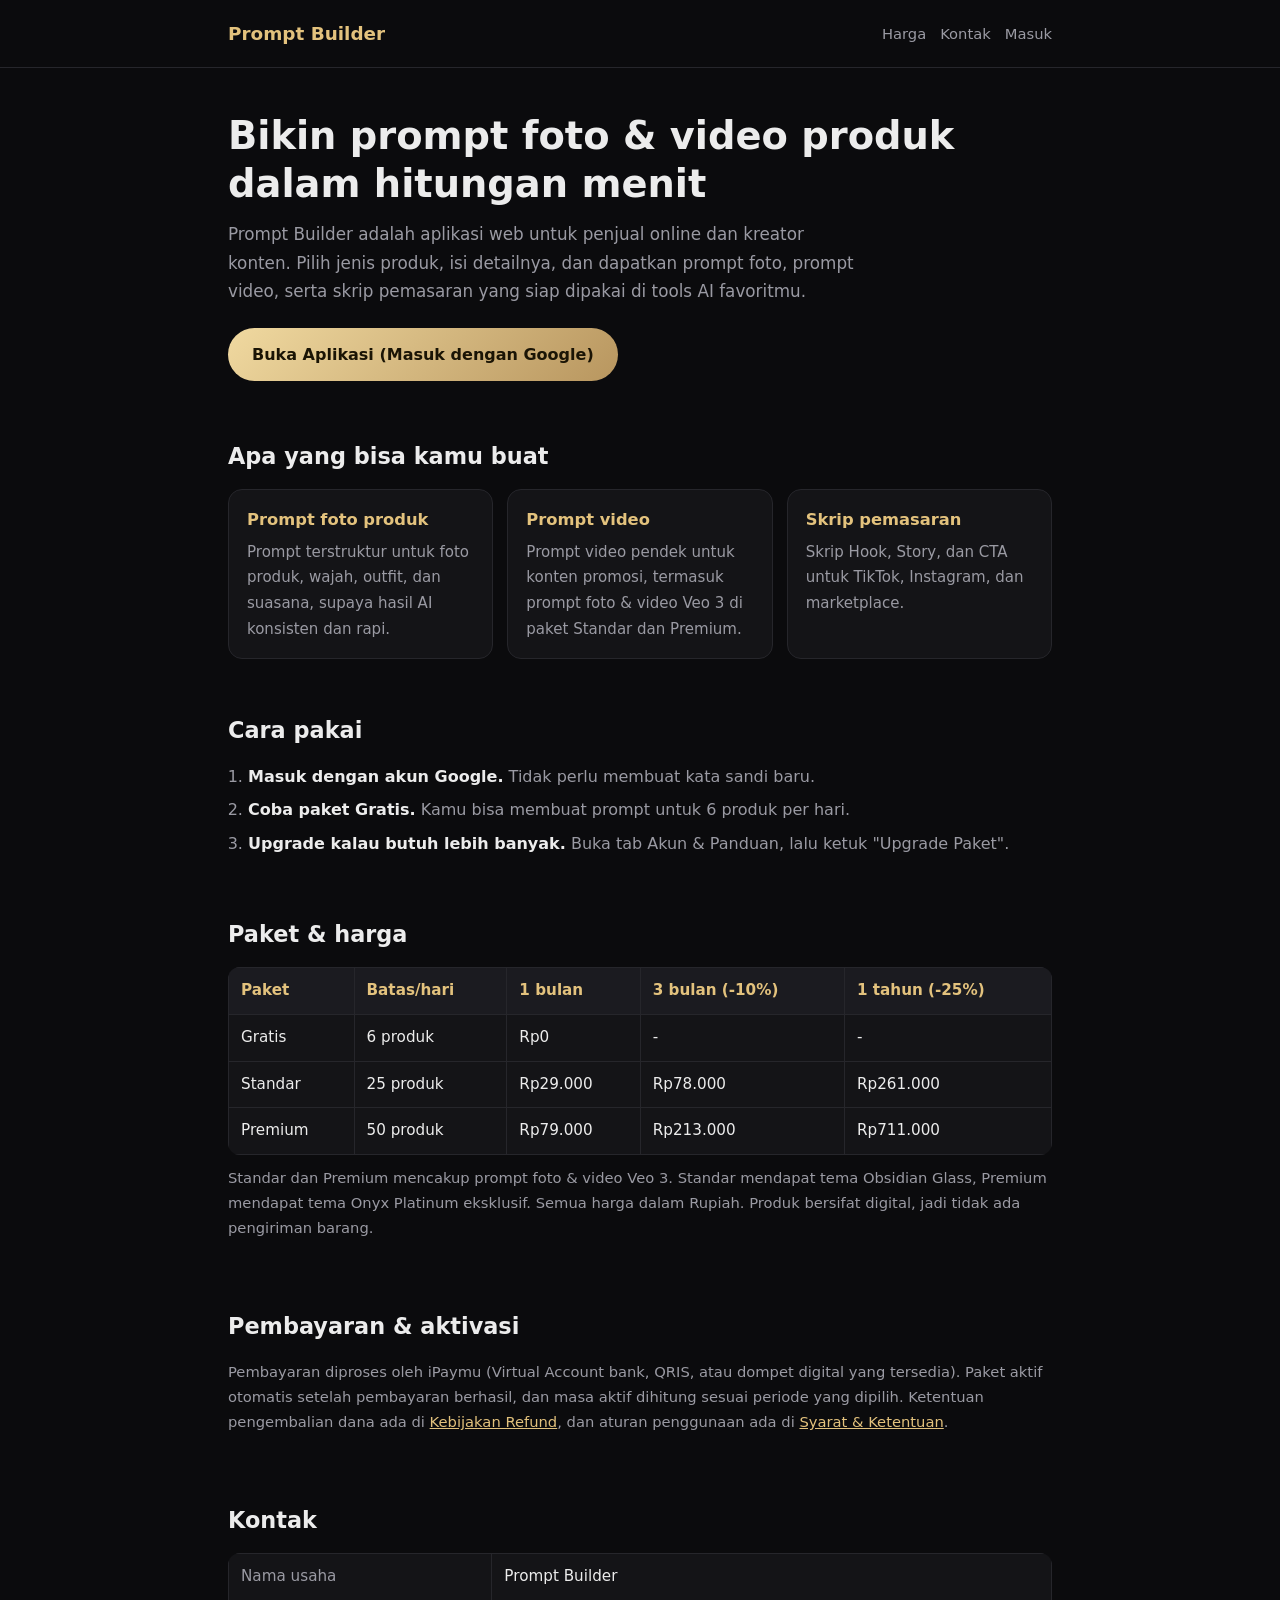
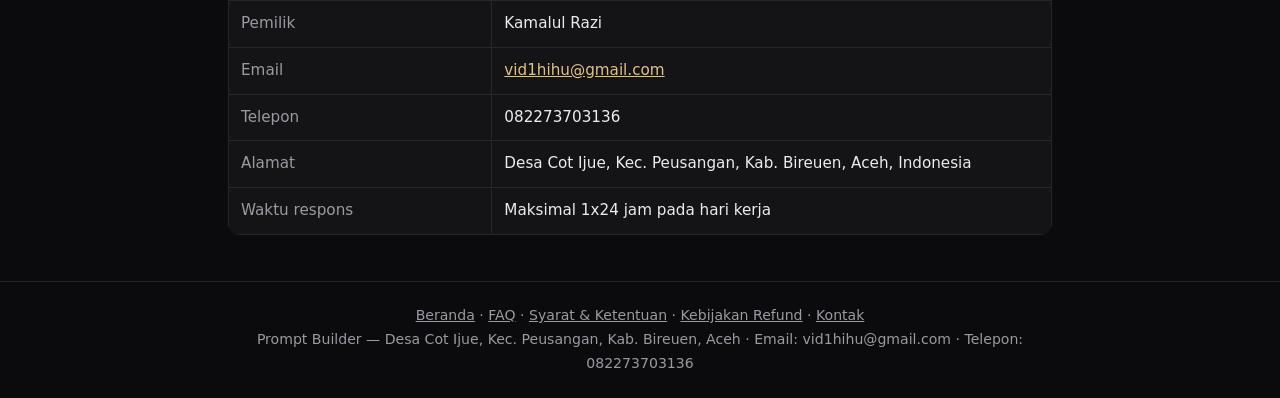
<file: beranda.html>
<!DOCTYPE html>
<html lang="id"><head><meta charset="utf-8">
<meta name="viewport" content="width=device-width, initial-scale=1">
<title>Prompt Builder — Pembuat Prompt Foto & Video Produk Berbasis AI</title>
<meta name="description" content="Prompt Builder membantu penjual online dan kreator konten membuat prompt foto/video produk dan skrip pemasaran (hook, cerita, ajakan bertindak). Paket Gratis, Standar, dan Premium.">
<style>
:root{--bg:#0b0b0d;--card:#141417;--line:#26262b;--text:#ececec;--muted:#9a9aa3;--gold:#e3c27d;--gold2:#b8965f}
*{box-sizing:border-box}
body{margin:0;background:var(--bg);color:var(--text);font-family:system-ui,-apple-system,"Segoe UI",Roboto,sans-serif;line-height:1.7}
a{color:var(--gold)}
.wrap{max-width:860px;margin:0 auto;padding:0 18px}
header{padding:18px 0;border-bottom:1px solid var(--line)}
header .wrap{display:flex;justify-content:space-between;align-items:center;gap:12px}
.brand{font-weight:700;font-size:1.15rem;color:var(--gold);text-decoration:none}
nav a{margin-left:14px;font-size:.92rem;color:var(--muted);text-decoration:none}
.hero{padding:44px 0 30px}
.hero h1{font-size:clamp(1.6rem,5vw,2.4rem);line-height:1.25;margin:0 0 12px}
.hero p{color:var(--muted);font-size:1.05rem;margin:0 0 22px;max-width:640px}
.btn{display:inline-block;background:linear-gradient(135deg,#f0d9a0,#b8965f);color:#1a1405;font-weight:700;padding:13px 24px;border-radius:999px;text-decoration:none}
h2{font-size:1.4rem;margin:0 0 14px}
section{padding:26px 0}
.grid{display:grid;grid-template-columns:repeat(auto-fit,minmax(230px,1fr));gap:14px}
.card{background:var(--card);border:1px solid var(--line);border-radius:14px;padding:16px 18px}
.card h3{margin:0 0 6px;font-size:1.02rem;color:var(--gold)}
.card p{margin:0;color:var(--muted);font-size:.94rem}
ol.steps{padding-left:20px;margin:0;color:var(--muted)} ol.steps li{margin:6px 0} ol.steps b{color:var(--text)}
.tbl{overflow-x:auto}
table{border-collapse:collapse;width:100%;background:var(--card);border-radius:12px;overflow:hidden}
th,td{border:1px solid var(--line);padding:10px 12px;text-align:left;font-size:.95rem;}
@media(max-width:560px){th,td{padding:8px 5px;font-size:.76rem}.price td{white-space:nowrap}}
th{background:#1b1b20;color:var(--gold)}
.note{color:var(--muted);font-size:.92rem;margin-top:10px}
.contact td:first-child{width:32%;color:var(--muted)}
footer{border-top:1px solid var(--line);margin-top:20px;padding:22px 0;text-align:center;font-size:.88rem;color:var(--muted)}
footer a{color:var(--muted)}
</style></head><body>
<header><div class="wrap">
  <a class="brand" href="beranda.html">Prompt Builder</a>
  <nav><a href="#harga">Harga</a><a href="#kontak">Kontak</a><a href="index.html">Masuk</a></nav>
</div></header>

<main class="wrap">
  <div class="hero">
    <h1>Bikin prompt foto & video produk dalam hitungan menit</h1>
    <p>Prompt Builder adalah aplikasi web untuk penjual online dan kreator konten. Pilih jenis produk, isi detailnya, dan dapatkan prompt foto, prompt video, serta skrip pemasaran yang siap dipakai di tools AI favoritmu.</p>
    <a class="btn" href="index.html">Buka Aplikasi (Masuk dengan Google)</a>
  </div>

  <section>
    <h2>Apa yang bisa kamu buat</h2>
    <div class="grid">
      <div class="card"><h3>Prompt foto produk</h3><p>Prompt terstruktur untuk foto produk, wajah, outfit, dan suasana, supaya hasil AI konsisten dan rapi.</p></div>
      <div class="card"><h3>Prompt video</h3><p>Prompt video pendek untuk konten promosi, termasuk prompt foto &amp; video Veo 3 di paket Standar dan Premium.</p></div>
      <div class="card"><h3>Skrip pemasaran</h3><p>Skrip Hook, Story, dan CTA untuk TikTok, Instagram, dan marketplace.</p></div>
    </div>
  </section>

  <section>
    <h2>Cara pakai</h2>
    <ol class="steps">
      <li><b>Masuk dengan akun Google.</b> Tidak perlu membuat kata sandi baru.</li>
      <li><b>Coba paket Gratis.</b> Kamu bisa membuat prompt untuk 6 produk per hari.</li>
      <li><b>Upgrade kalau butuh lebih banyak.</b> Buka tab Akun &amp; Panduan, lalu ketuk "Upgrade Paket".</li>
    </ol>
  </section>

  <section id="harga">
    <h2>Paket &amp; harga</h2>
    <div class="tbl"><table class="price">
      <tr><th>Paket</th><th>Batas/hari</th><th>1 bulan</th><th>3 bulan (-10%)</th><th>1 tahun (-25%)</th></tr>
      <tr><td>Gratis</td><td>6 produk</td><td>Rp0</td><td>-</td><td>-</td></tr>
      <tr><td>Standar</td><td>25 produk</td><td>Rp29.000</td><td>Rp78.000</td><td>Rp261.000</td></tr>
      <tr><td>Premium</td><td>50 produk</td><td>Rp79.000</td><td>Rp213.000</td><td>Rp711.000</td></tr>
    </table></div>
    <p class="note">Standar dan Premium mencakup prompt foto &amp; video Veo 3. Standar mendapat tema Obsidian Glass, Premium mendapat tema Onyx Platinum eksklusif. Semua harga dalam Rupiah. Produk bersifat digital, jadi tidak ada pengiriman barang.</p>
  </section>

  <section>
    <h2>Pembayaran &amp; aktivasi</h2>
    <p class="note" style="margin-top:0">Pembayaran diproses oleh iPaymu (Virtual Account bank, QRIS, atau dompet digital yang tersedia). Paket aktif otomatis setelah pembayaran berhasil, dan masa aktif dihitung sesuai periode yang dipilih. Ketentuan pengembalian dana ada di <a href="refund-policy.html">Kebijakan Refund</a>, dan aturan penggunaan ada di <a href="syarat-ketentuan.html">Syarat &amp; Ketentuan</a>.</p>
  </section>

  <section id="kontak">
    <h2>Kontak</h2>
    <div class="tbl"><table class="contact">
      <tr><td>Nama usaha</td><td>Prompt Builder</td></tr>
      <tr><td>Pemilik</td><td>Kamalul Razi</td></tr>
      <tr><td>Email</td><td><a href="mailto:vid1hihu@gmail.com">vid1hihu@gmail.com</a></td></tr>
      <tr><td>Telepon</td><td>082273703136</td></tr>
      <tr><td>Alamat</td><td>Desa Cot Ijue, Kec. Peusangan, Kab. Bireuen, Aceh, Indonesia</td></tr>
      <tr><td>Waktu respons</td><td>Maksimal 1x24 jam pada hari kerja</td></tr>
    </table></div>
  </section>
</main>

<footer><div class="wrap">
  <a href="beranda.html">Beranda</a> · <a href="faq.html">FAQ</a> · <a href="syarat-ketentuan.html">Syarat &amp; Ketentuan</a> · <a href="refund-policy.html">Kebijakan Refund</a> · <a href="kontak.html">Kontak</a><br>
  Prompt Builder — Desa Cot Ijue, Kec. Peusangan, Kab. Bireuen, Aceh · Email: vid1hihu@gmail.com · Telepon: 082273703136
</div></footer>
</body></html>
</file>
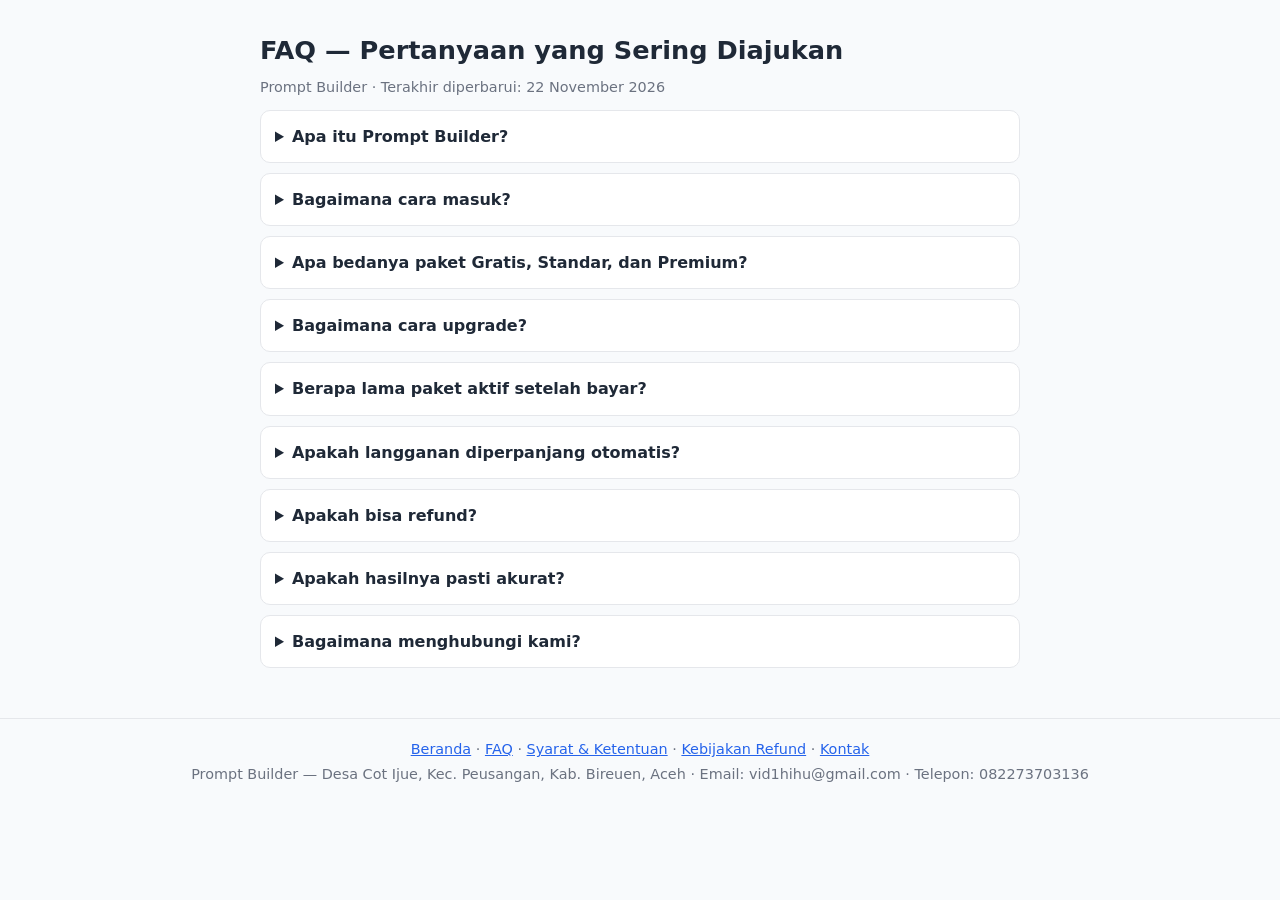
<file: faq.html>
<!DOCTYPE html>
<html lang="id"><head><meta charset="utf-8">
<meta name="viewport" content="width=device-width, initial-scale=1">
<title>FAQ — Pertanyaan yang Sering Diajukan — Prompt Builder</title>
<style>
body{font-family:system-ui,-apple-system,Segoe UI,Roboto,sans-serif;line-height:1.7;color:#1f2937;background:#f8fafc;margin:0}
main{max-width:760px;margin:0 auto;padding:24px 18px 40px}
h1{font-size:1.6rem;margin:.2em 0 .1em} h2{font-size:1.1rem;margin:1.6em 0 .4em}
.muted{color:#6b7280;font-size:.9rem} a{color:#2563eb}
details{background:#fff;border:1px solid #e5e7eb;border-radius:10px;padding:12px 14px;margin:10px 0}
summary{font-weight:600;cursor:pointer}
table{border-collapse:collapse;width:100%;background:#fff} td,th{border:1px solid #e5e7eb;padding:8px 10px;text-align:left}
footer{border-top:1px solid #e5e7eb;padding:18px;text-align:center;font-size:.9rem;color:#6b7280}
</style></head><body><main>
<h1>FAQ — Pertanyaan yang Sering Diajukan</h1><div class="muted">Prompt Builder · Terakhir diperbarui: 22 November 2026</div>
<details><summary>Apa itu Prompt Builder?</summary><p>Aplikasi web untuk membuat prompt foto/video produk dan skrip pemasaran (hook, cerita, ajakan bertindak) untuk jualan online dan konten.</p></details><details><summary>Bagaimana cara masuk?</summary><p>Klik tombol masuk dengan Google di halaman awal. Tidak perlu membuat kata sandi baru.</p></details><details><summary>Apa bedanya paket Gratis, Standar, dan Premium?</summary><p>Perbedaannya di batas penggunaan per hari: Gratis 6 produk, Standar 25 produk (Rp29.000/bulan), Premium 50 produk (Rp79.000/bulan). Ada pilihan 3 bulan (diskon 10%) dan 1 tahun (diskon 25%). Detail ada di halaman Upgrade di aplikasi.</p></details><details><summary>Bagaimana cara upgrade?</summary><p>Buka menu Upgrade, pilih paket, lalu selesaikan pembayaran lewat Google Play.</p></details><details><summary>Berapa lama paket aktif setelah bayar?</summary><p>Biasanya langsung aktif setelah pembayaran terkonfirmasi. Jika lebih dari 1x24 jam belum aktif, hubungi kami.</p></details><details><summary>Apakah langganan diperpanjang otomatis?</summary><p>Perpanjangan dan pembatalan mengikuti pengaturan langganan di akun Google Play kamu (Play Store &gt; Pembayaran dan langganan).</p></details><details><summary>Apakah bisa refund?</summary><p>Bisa untuk kondisi tertentu, misalnya pembayaran ganda atau paket tidak aktif setelah bayar. Lihat Kebijakan Refund. Pembelian lewat Google Play juga mengikuti kebijakan pengembalian dana Google Play.</p></details><details><summary>Apakah hasilnya pasti akurat?</summary><p>Hasil dibuat dengan bantuan AI, jadi bersifat saran. Selalu periksa kembali sebelum dipakai.</p></details><details><summary>Bagaimana menghubungi kami?</summary><p>Email vid1hihu@gmail.com. Lihat halaman Kontak.</p></details>
</main>
<footer><a href="https://kamalulrazi.github.io/aplikasi-prompt-builder/">Beranda</a> · <a href="faq.html">FAQ</a> · <a href="syarat-ketentuan.html">Syarat &amp; Ketentuan</a> · <a href="refund-policy.html">Kebijakan Refund</a> · <a href="kontak.html">Kontak</a><br>Prompt Builder — Desa Cot Ijue, Kec. Peusangan, Kab. Bireuen, Aceh · Email: vid1hihu@gmail.com · Telepon: 082273703136</footer>
</body></html>
</file>
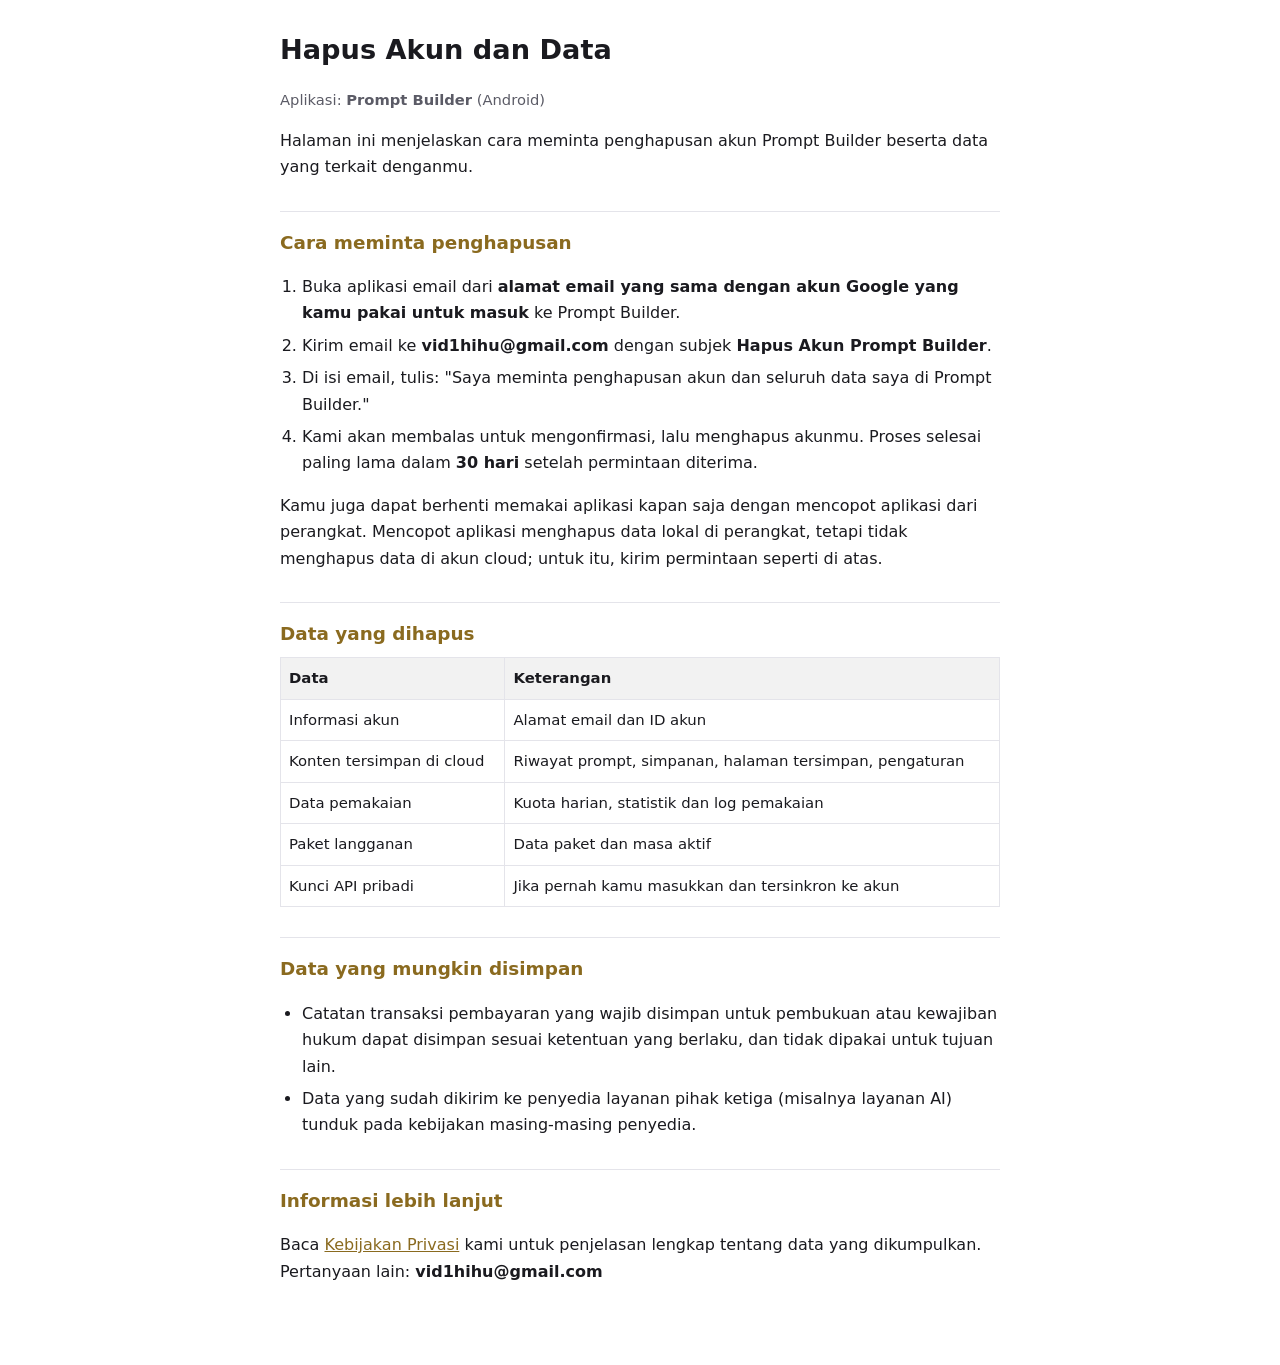
<file: hapus-akun.html>
<!doctype html>
<html lang="id">
<head>
<meta charset="utf-8">
<meta name="viewport" content="width=device-width, initial-scale=1">
<title>Hapus Akun – Prompt Builder</title>
<style>
  :root{--bg:#fff;--fg:#1a1a1f;--muted:#5b5b66;--line:#e4e4ea;--accent:#8a6a1f}
  @media (prefers-color-scheme:dark){:root{--bg:#0f0f12;--fg:#ececf1;--muted:#a0a0ac;--line:#2a2a31;--accent:#d9b45a}}
  body{margin:0;background:var(--bg);color:var(--fg);font:16px/1.65 system-ui,-apple-system,"Segoe UI",Roboto,sans-serif}
  main{max-width:720px;margin:0 auto;padding:28px 16px 64px}
  h1{font-size:1.7rem;margin:0 0 4px}
  h2{font-size:1.15rem;margin:30px 0 8px;padding-top:16px;border-top:1px solid var(--line);color:var(--accent)}
  .muted{color:var(--muted);font-size:.92rem}
  ol,ul{padding-left:22px} li{margin:6px 0}
  table{border-collapse:collapse;width:100%;font-size:.93rem;margin:8px 0}
  th,td{border:1px solid var(--line);padding:8px;text-align:left;vertical-align:top}
  th{background:rgba(128,128,128,.1)}
  a{color:var(--accent)}
</style>
</head>
<body>
<main>
  <h1>Hapus Akun dan Data</h1>
  <p class="muted">Aplikasi: <strong>Prompt Builder</strong> (Android)</p>

  <p>Halaman ini menjelaskan cara meminta penghapusan akun Prompt Builder beserta data yang terkait denganmu.</p>

  <h2>Cara meminta penghapusan</h2>
  <ol>
    <li>Buka aplikasi email dari <strong>alamat email yang sama dengan akun Google yang kamu pakai untuk masuk</strong> ke Prompt Builder.</li>
    <li>Kirim email ke <strong>vid1hihu@gmail.com</strong> dengan subjek <strong>Hapus Akun Prompt Builder</strong>.</li>
    <li>Di isi email, tulis: "Saya meminta penghapusan akun dan seluruh data saya di Prompt Builder."</li>
    <li>Kami akan membalas untuk mengonfirmasi, lalu menghapus akunmu. Proses selesai paling lama dalam <strong>30 hari</strong> setelah permintaan diterima.</li>
  </ol>
  <p>Kamu juga dapat berhenti memakai aplikasi kapan saja dengan mencopot aplikasi dari perangkat. Mencopot aplikasi menghapus data lokal di perangkat, tetapi tidak menghapus data di akun cloud; untuk itu, kirim permintaan seperti di atas.</p>

  <h2>Data yang dihapus</h2>
  <table>
    <tr><th>Data</th><th>Keterangan</th></tr>
    <tr><td>Informasi akun</td><td>Alamat email dan ID akun</td></tr>
    <tr><td>Konten tersimpan di cloud</td><td>Riwayat prompt, simpanan, halaman tersimpan, pengaturan</td></tr>
    <tr><td>Data pemakaian</td><td>Kuota harian, statistik dan log pemakaian</td></tr>
    <tr><td>Paket langganan</td><td>Data paket dan masa aktif</td></tr>
    <tr><td>Kunci API pribadi</td><td>Jika pernah kamu masukkan dan tersinkron ke akun</td></tr>
  </table>

  <h2>Data yang mungkin disimpan</h2>
  <ul>
    <li>Catatan transaksi pembayaran yang wajib disimpan untuk pembukuan atau kewajiban hukum dapat disimpan sesuai ketentuan yang berlaku, dan tidak dipakai untuk tujuan lain.</li>
    <li>Data yang sudah dikirim ke penyedia layanan pihak ketiga (misalnya layanan AI) tunduk pada kebijakan masing-masing penyedia.</li>
  </ul>

  <h2>Informasi lebih lanjut</h2>
  <p>Baca <a href="privacy.html">Kebijakan Privasi</a> kami untuk penjelasan lengkap tentang data yang dikumpulkan. Pertanyaan lain: <strong>vid1hihu@gmail.com</strong></p>
</main>
</body>
</html>
</file>
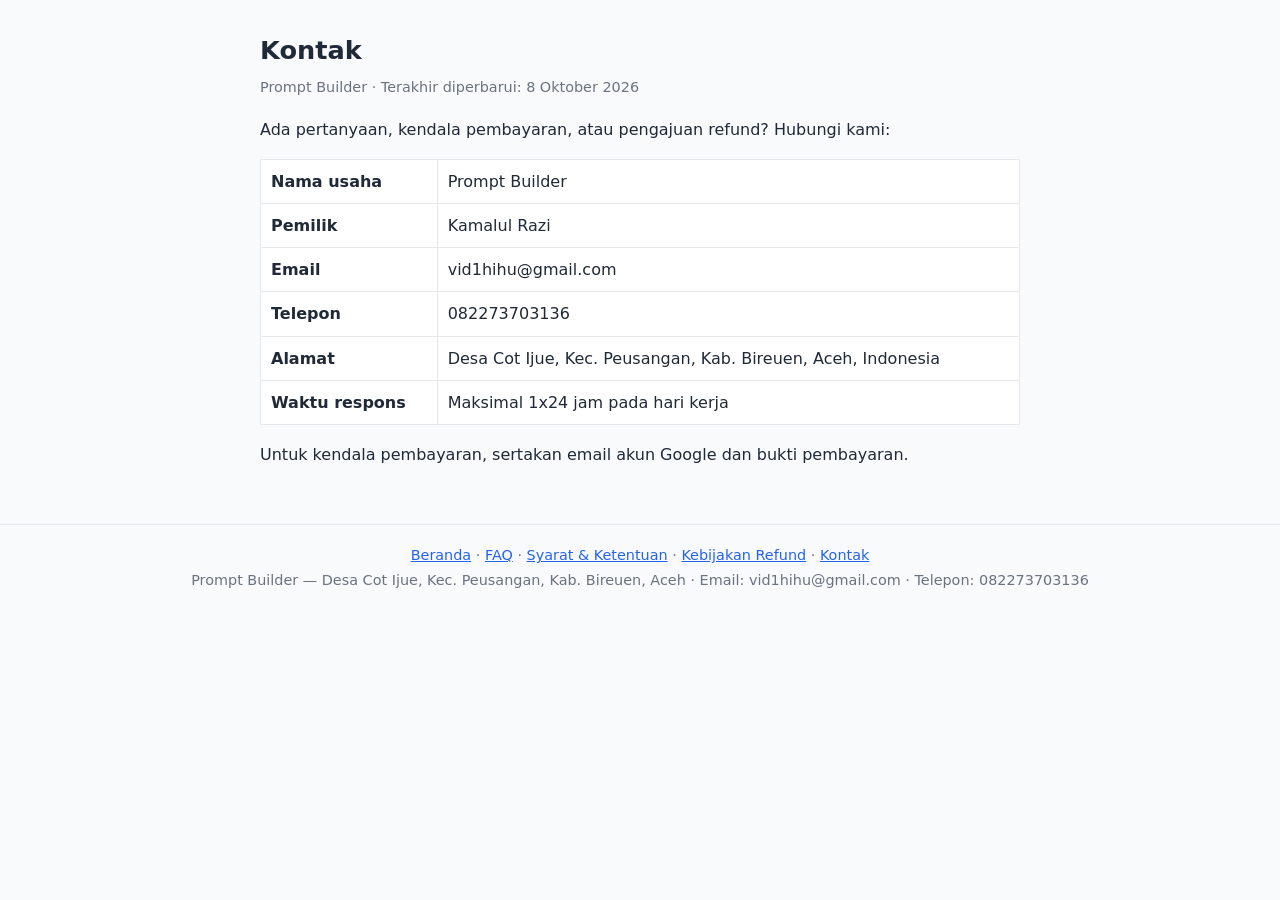
<file: kontak.html>
<!DOCTYPE html>
<html lang="id"><head><meta charset="utf-8">
<meta name="viewport" content="width=device-width, initial-scale=1">
<title>Kontak — Prompt Builder</title>
<style>
body{font-family:system-ui,-apple-system,Segoe UI,Roboto,sans-serif;line-height:1.7;color:#1f2937;background:#f8fafc;margin:0}
main{max-width:760px;margin:0 auto;padding:24px 18px 40px}
h1{font-size:1.6rem;margin:.2em 0 .1em} h2{font-size:1.1rem;margin:1.6em 0 .4em}
.muted{color:#6b7280;font-size:.9rem} a{color:#2563eb}
details{background:#fff;border:1px solid #e5e7eb;border-radius:10px;padding:12px 14px;margin:10px 0}
summary{font-weight:600;cursor:pointer}
table{border-collapse:collapse;width:100%;background:#fff} td,th{border:1px solid #e5e7eb;padding:8px 10px;text-align:left}
footer{border-top:1px solid #e5e7eb;padding:18px;text-align:center;font-size:.9rem;color:#6b7280}
</style></head><body><main>
<h1>Kontak</h1><div class="muted">Prompt Builder · Terakhir diperbarui: 8 Oktober 2026</div>

<p>Ada pertanyaan, kendala pembayaran, atau pengajuan refund? Hubungi kami:</p>
<table>
<tr><th>Nama usaha</th><td>Prompt Builder</td></tr>
<tr><th>Pemilik</th><td>Kamalul Razi</td></tr>
<tr><th>Email</th><td>vid1hihu@gmail.com</td></tr>
<tr><th>Telepon</th><td>082273703136</td></tr>
<tr><th>Alamat</th><td>Desa Cot Ijue, Kec. Peusangan, Kab. Bireuen, Aceh, Indonesia</td></tr>
<tr><th>Waktu respons</th><td>Maksimal 1x24 jam pada hari kerja</td></tr>
</table>
<p>Untuk kendala pembayaran, sertakan email akun Google dan bukti pembayaran.</p>

</main>
<footer><a href="https://kamalulrazi.github.io/aplikasi-prompt-builder/">Beranda</a> · <a href="faq.html">FAQ</a> · <a href="syarat-ketentuan.html">Syarat &amp; Ketentuan</a> · <a href="refund-policy.html">Kebijakan Refund</a> · <a href="kontak.html">Kontak</a><br>Prompt Builder — Desa Cot Ijue, Kec. Peusangan, Kab. Bireuen, Aceh · Email: vid1hihu@gmail.com · Telepon: 082273703136</footer>
</body></html>
</file>
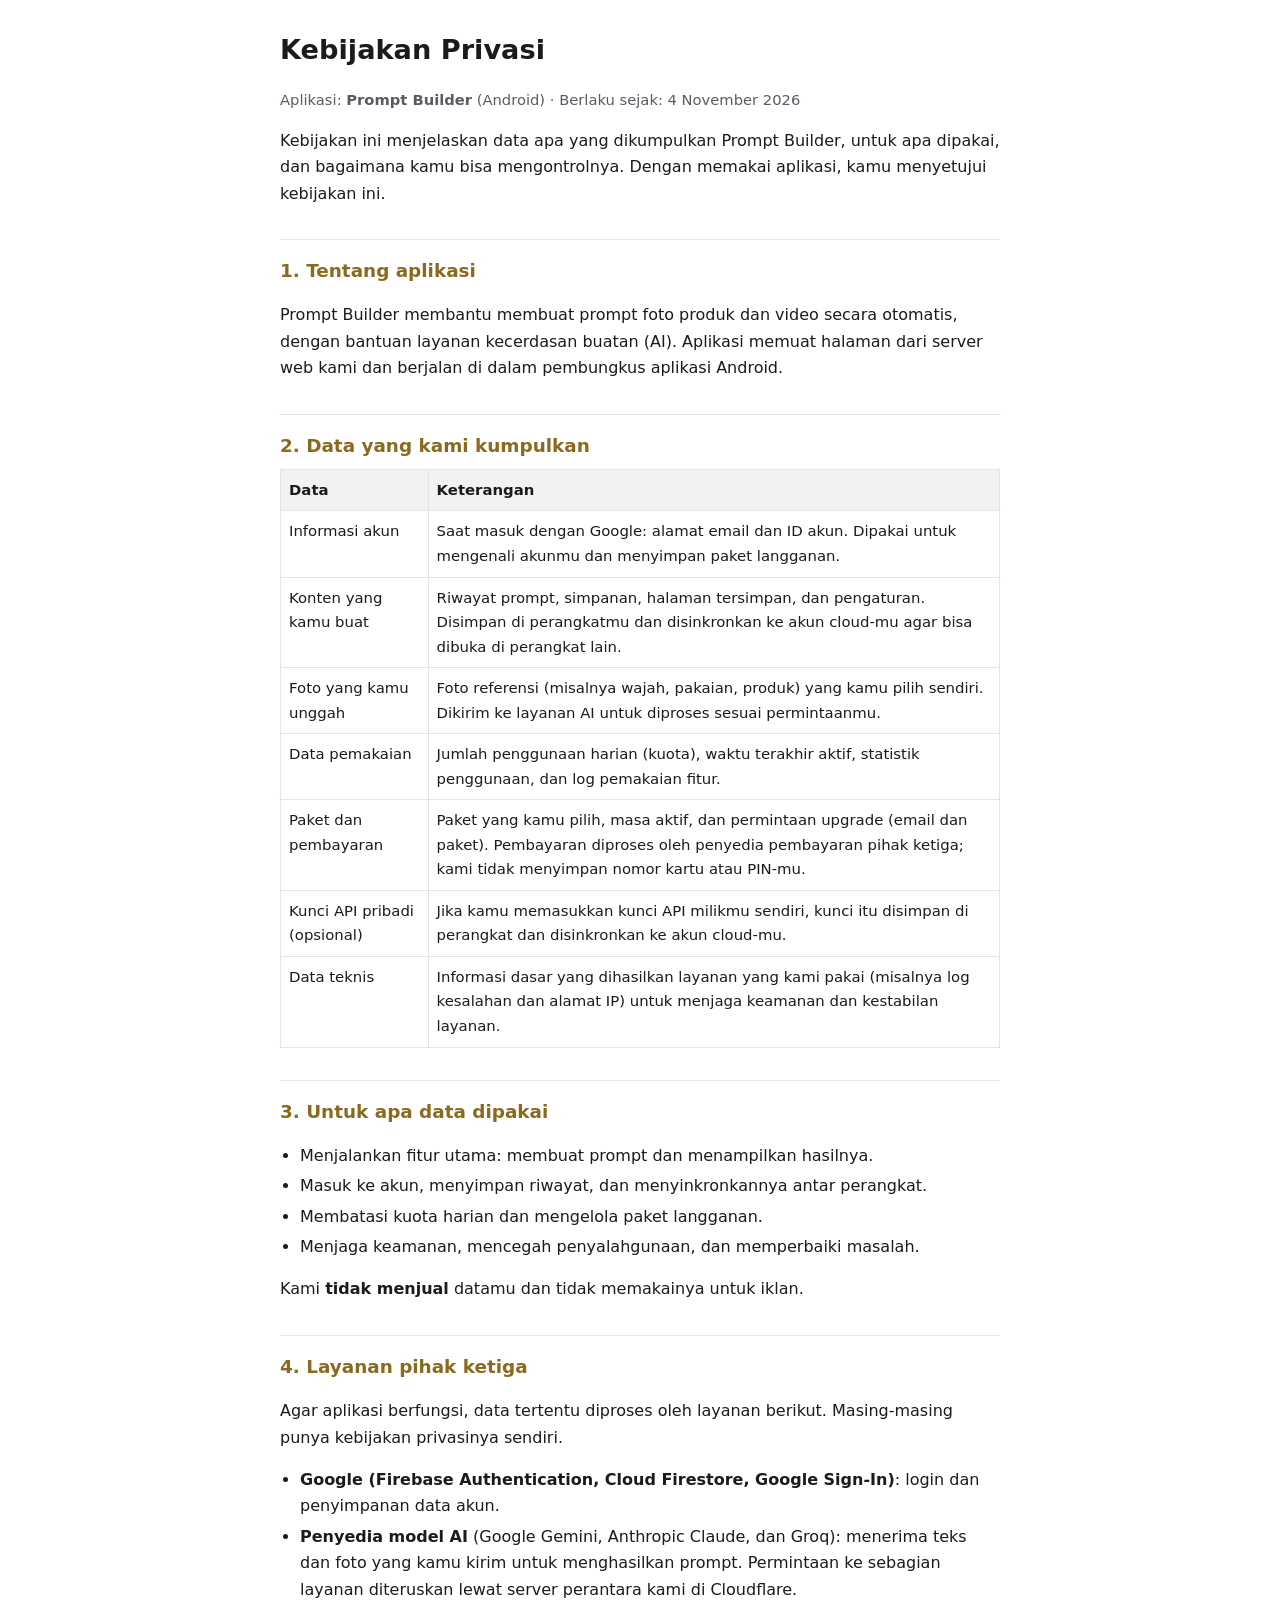
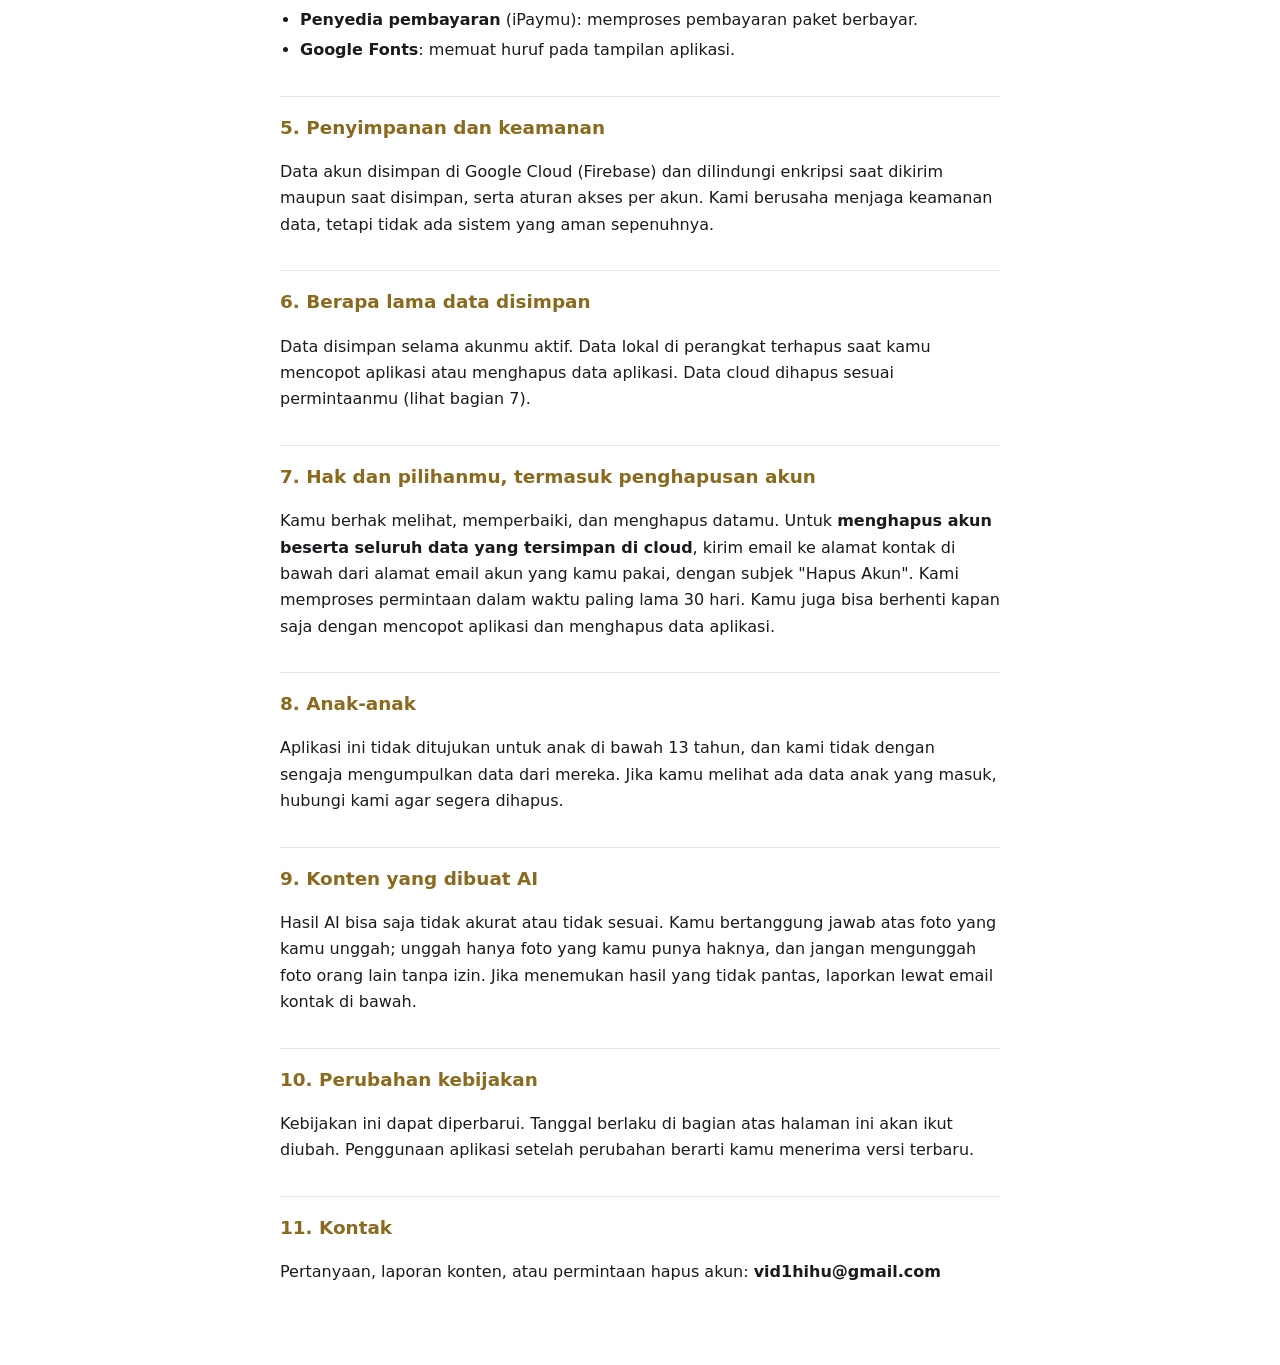
<file: privacy.html>
<!doctype html>
<html lang="id">
<head>
<meta charset="utf-8">
<meta name="viewport" content="width=device-width, initial-scale=1">
<title>Kebijakan Privasi – Prompt Builder</title>
<style>
  :root{--bg:#fff;--fg:#1a1a1f;--muted:#5b5b66;--line:#e4e4ea;--accent:#8a6a1f}
  @media (prefers-color-scheme:dark){:root{--bg:#0f0f12;--fg:#ececf1;--muted:#a0a0ac;--line:#2a2a31;--accent:#d9b45a}}
  body{margin:0;background:var(--bg);color:var(--fg);font:16px/1.65 system-ui,-apple-system,"Segoe UI",Roboto,sans-serif}
  main{max-width:720px;margin:0 auto;padding:28px 16px 64px}
  h1{font-size:1.7rem;margin:0 0 4px}
  h2{font-size:1.15rem;margin:32px 0 8px;padding-top:16px;border-top:1px solid var(--line);color:var(--accent)}
  p,li{color:var(--fg)} .muted{color:var(--muted);font-size:.92rem}
  ul{padding-left:20px} li{margin:4px 0}
  table{border-collapse:collapse;width:100%;font-size:.93rem;margin:8px 0}
  th,td{border:1px solid var(--line);padding:8px;text-align:left;vertical-align:top}
  th{background:rgba(128,128,128,.1)}
</style>
</head>
<body>
<main>
  <h1>Kebijakan Privasi</h1>
  <p class="muted">Aplikasi: <strong>Prompt Builder</strong> (Android) &middot; Berlaku sejak: 4 November 2026</p>

  <p>Kebijakan ini menjelaskan data apa yang dikumpulkan Prompt Builder, untuk apa dipakai, dan bagaimana kamu bisa mengontrolnya. Dengan memakai aplikasi, kamu menyetujui kebijakan ini.</p>

  <h2>1. Tentang aplikasi</h2>
  <p>Prompt Builder membantu membuat prompt foto produk dan video secara otomatis, dengan bantuan layanan kecerdasan buatan (AI). Aplikasi memuat halaman dari server web kami dan berjalan di dalam pembungkus aplikasi Android.</p>

  <h2>2. Data yang kami kumpulkan</h2>
  <table>
    <tr><th>Data</th><th>Keterangan</th></tr>
    <tr><td>Informasi akun</td><td>Saat masuk dengan Google: alamat email dan ID akun. Dipakai untuk mengenali akunmu dan menyimpan paket langganan.</td></tr>
    <tr><td>Konten yang kamu buat</td><td>Riwayat prompt, simpanan, halaman tersimpan, dan pengaturan. Disimpan di perangkatmu dan disinkronkan ke akun cloud-mu agar bisa dibuka di perangkat lain.</td></tr>
    <tr><td>Foto yang kamu unggah</td><td>Foto referensi (misalnya wajah, pakaian, produk) yang kamu pilih sendiri. Dikirim ke layanan AI untuk diproses sesuai permintaanmu.</td></tr>
    <tr><td>Data pemakaian</td><td>Jumlah penggunaan harian (kuota), waktu terakhir aktif, statistik penggunaan, dan log pemakaian fitur.</td></tr>
    <tr><td>Paket dan pembayaran</td><td>Paket yang kamu pilih, masa aktif, dan permintaan upgrade (email dan paket). Pembayaran diproses oleh penyedia pembayaran pihak ketiga; kami tidak menyimpan nomor kartu atau PIN-mu.</td></tr>
    <tr><td>Kunci API pribadi (opsional)</td><td>Jika kamu memasukkan kunci API milikmu sendiri, kunci itu disimpan di perangkat dan disinkronkan ke akun cloud-mu.</td></tr>
    <tr><td>Data teknis</td><td>Informasi dasar yang dihasilkan layanan yang kami pakai (misalnya log kesalahan dan alamat IP) untuk menjaga keamanan dan kestabilan layanan.</td></tr>
  </table>

  <h2>3. Untuk apa data dipakai</h2>
  <ul>
    <li>Menjalankan fitur utama: membuat prompt dan menampilkan hasilnya.</li>
    <li>Masuk ke akun, menyimpan riwayat, dan menyinkronkannya antar perangkat.</li>
    <li>Membatasi kuota harian dan mengelola paket langganan.</li>
    <li>Menjaga keamanan, mencegah penyalahgunaan, dan memperbaiki masalah.</li>
  </ul>
  <p>Kami <strong>tidak menjual</strong> datamu dan tidak memakainya untuk iklan.</p>

  <h2>4. Layanan pihak ketiga</h2>
  <p>Agar aplikasi berfungsi, data tertentu diproses oleh layanan berikut. Masing-masing punya kebijakan privasinya sendiri.</p>
  <ul>
    <li><strong>Google (Firebase Authentication, Cloud Firestore, Google Sign-In)</strong>: login dan penyimpanan data akun.</li>
    <li><strong>Penyedia model AI</strong> (Google Gemini, Anthropic Claude, dan Groq): menerima teks dan foto yang kamu kirim untuk menghasilkan prompt. Permintaan ke sebagian layanan diteruskan lewat server perantara kami di Cloudflare.</li>
    <li><strong>Penyedia pembayaran</strong> (iPaymu): memproses pembayaran paket berbayar.</li>
    <li><strong>Google Fonts</strong>: memuat huruf pada tampilan aplikasi.</li>
  </ul>

  <h2>5. Penyimpanan dan keamanan</h2>
  <p>Data akun disimpan di Google Cloud (Firebase) dan dilindungi enkripsi saat dikirim maupun saat disimpan, serta aturan akses per akun. Kami berusaha menjaga keamanan data, tetapi tidak ada sistem yang aman sepenuhnya.</p>

  <h2>6. Berapa lama data disimpan</h2>
  <p>Data disimpan selama akunmu aktif. Data lokal di perangkat terhapus saat kamu mencopot aplikasi atau menghapus data aplikasi. Data cloud dihapus sesuai permintaanmu (lihat bagian 7).</p>

  <h2>7. Hak dan pilihanmu, termasuk penghapusan akun</h2>
  <p>Kamu berhak melihat, memperbaiki, dan menghapus datamu. Untuk <strong>menghapus akun beserta seluruh data yang tersimpan di cloud</strong>, kirim email ke alamat kontak di bawah dari alamat email akun yang kamu pakai, dengan subjek "Hapus Akun". Kami memproses permintaan dalam waktu paling lama 30 hari. Kamu juga bisa berhenti kapan saja dengan mencopot aplikasi dan menghapus data aplikasi.</p>

  <h2>8. Anak-anak</h2>
  <p>Aplikasi ini tidak ditujukan untuk anak di bawah 13 tahun, dan kami tidak dengan sengaja mengumpulkan data dari mereka. Jika kamu melihat ada data anak yang masuk, hubungi kami agar segera dihapus.</p>

  <h2>9. Konten yang dibuat AI</h2>
  <p>Hasil AI bisa saja tidak akurat atau tidak sesuai. Kamu bertanggung jawab atas foto yang kamu unggah; unggah hanya foto yang kamu punya haknya, dan jangan mengunggah foto orang lain tanpa izin. Jika menemukan hasil yang tidak pantas, laporkan lewat email kontak di bawah.</p>

  <h2>10. Perubahan kebijakan</h2>
  <p>Kebijakan ini dapat diperbarui. Tanggal berlaku di bagian atas halaman ini akan ikut diubah. Penggunaan aplikasi setelah perubahan berarti kamu menerima versi terbaru.</p>

  <h2>11. Kontak</h2>
  <p>Pertanyaan, laporan konten, atau permintaan hapus akun: <strong>vid1hihu@gmail.com</strong></p>
</main>
</body>
</html>
</file>
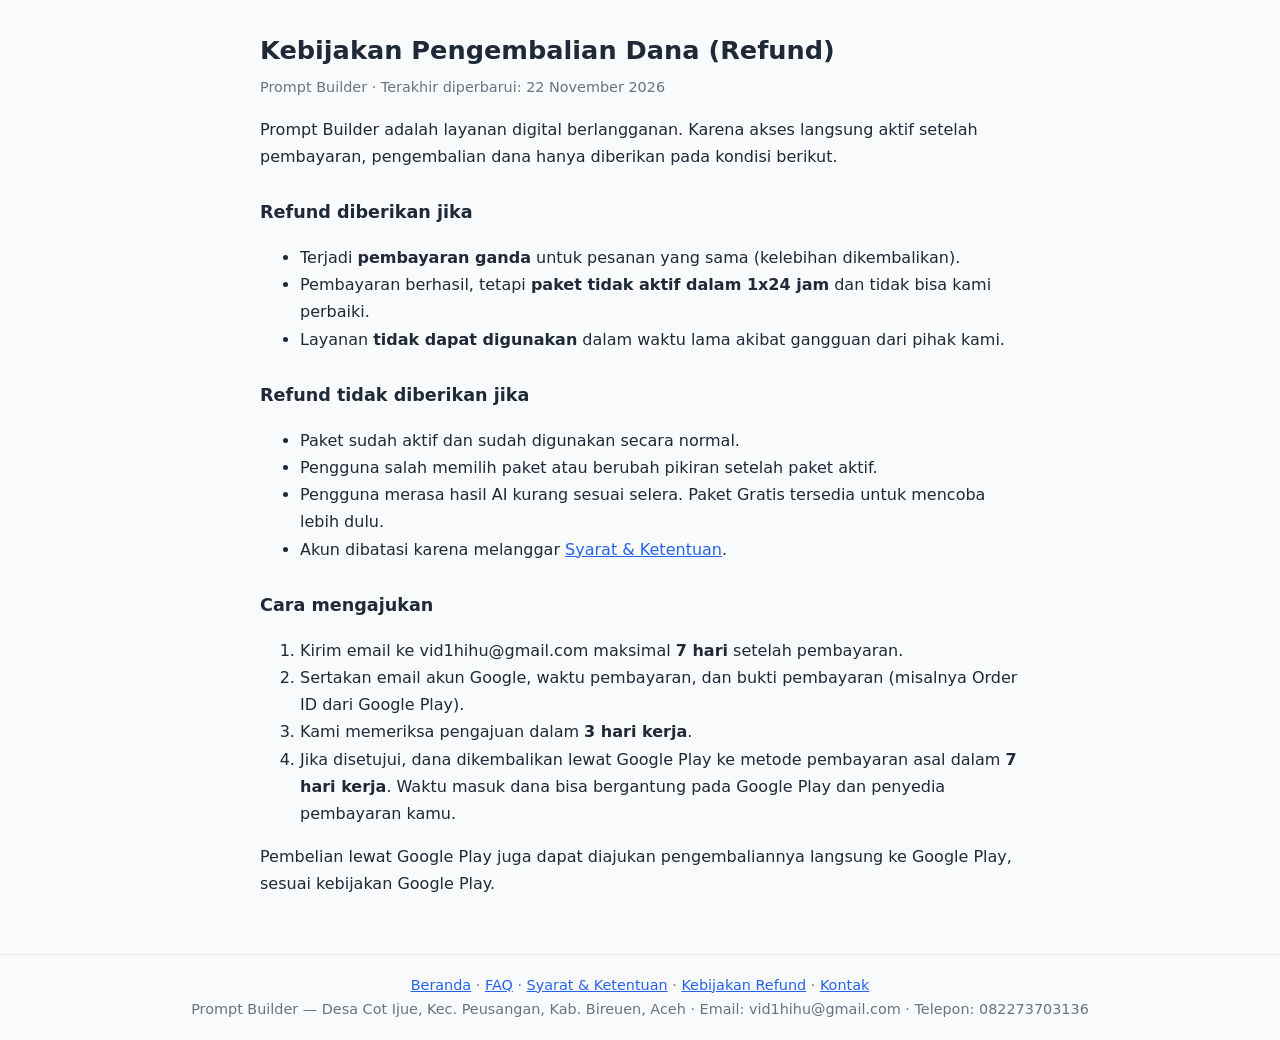
<file: refund-policy.html>
<!DOCTYPE html>
<html lang="id"><head><meta charset="utf-8">
<meta name="viewport" content="width=device-width, initial-scale=1">
<title>Kebijakan Pengembalian Dana (Refund) — Prompt Builder</title>
<style>
body{font-family:system-ui,-apple-system,Segoe UI,Roboto,sans-serif;line-height:1.7;color:#1f2937;background:#f8fafc;margin:0}
main{max-width:760px;margin:0 auto;padding:24px 18px 40px}
h1{font-size:1.6rem;margin:.2em 0 .1em} h2{font-size:1.1rem;margin:1.6em 0 .4em}
.muted{color:#6b7280;font-size:.9rem} a{color:#2563eb}
details{background:#fff;border:1px solid #e5e7eb;border-radius:10px;padding:12px 14px;margin:10px 0}
summary{font-weight:600;cursor:pointer}
table{border-collapse:collapse;width:100%;background:#fff} td,th{border:1px solid #e5e7eb;padding:8px 10px;text-align:left}
footer{border-top:1px solid #e5e7eb;padding:18px;text-align:center;font-size:.9rem;color:#6b7280}
</style></head><body><main>
<h1>Kebijakan Pengembalian Dana (Refund)</h1><div class="muted">Prompt Builder · Terakhir diperbarui: 22 November 2026</div>

<p>Prompt Builder adalah layanan digital berlangganan. Karena akses langsung aktif setelah pembayaran, pengembalian dana hanya diberikan pada kondisi berikut.</p>
<h2>Refund diberikan jika</h2>
<ul>
<li>Terjadi <b>pembayaran ganda</b> untuk pesanan yang sama (kelebihan dikembalikan).</li>
<li>Pembayaran berhasil, tetapi <b>paket tidak aktif dalam 1x24 jam</b> dan tidak bisa kami perbaiki.</li>
<li>Layanan <b>tidak dapat digunakan</b> dalam waktu lama akibat gangguan dari pihak kami.</li>
</ul>
<h2>Refund tidak diberikan jika</h2>
<ul>
<li>Paket sudah aktif dan sudah digunakan secara normal.</li>
<li>Pengguna salah memilih paket atau berubah pikiran setelah paket aktif.</li>
<li>Pengguna merasa hasil AI kurang sesuai selera. Paket Gratis tersedia untuk mencoba lebih dulu.</li>
<li>Akun dibatasi karena melanggar <a href="syarat-ketentuan.html">Syarat &amp; Ketentuan</a>.</li>
</ul>
<h2>Cara mengajukan</h2>
<ol>
<li>Kirim email ke vid1hihu@gmail.com  maksimal <b>7 hari</b> setelah pembayaran.</li>
<li>Sertakan email akun Google, waktu pembayaran, dan bukti pembayaran (misalnya Order ID dari Google Play).</li>
<li>Kami memeriksa pengajuan dalam <b>3 hari kerja</b>.</li>
<li>Jika disetujui, dana dikembalikan lewat Google Play ke metode pembayaran asal dalam <b>7 hari kerja</b>. Waktu masuk dana bisa bergantung pada Google Play dan penyedia pembayaran kamu.</li>
</ol>
<p>Pembelian lewat Google Play juga dapat diajukan pengembaliannya langsung ke Google Play, sesuai kebijakan Google Play.</p>

</main>
<footer><a href="https://kamalulrazi.github.io/aplikasi-prompt-builder/">Beranda</a> · <a href="faq.html">FAQ</a> · <a href="syarat-ketentuan.html">Syarat &amp; Ketentuan</a> · <a href="refund-policy.html">Kebijakan Refund</a> · <a href="kontak.html">Kontak</a><br>Prompt Builder — Desa Cot Ijue, Kec. Peusangan, Kab. Bireuen, Aceh · Email: vid1hihu@gmail.com · Telepon: 082273703136</footer>
</body></html>
</file>
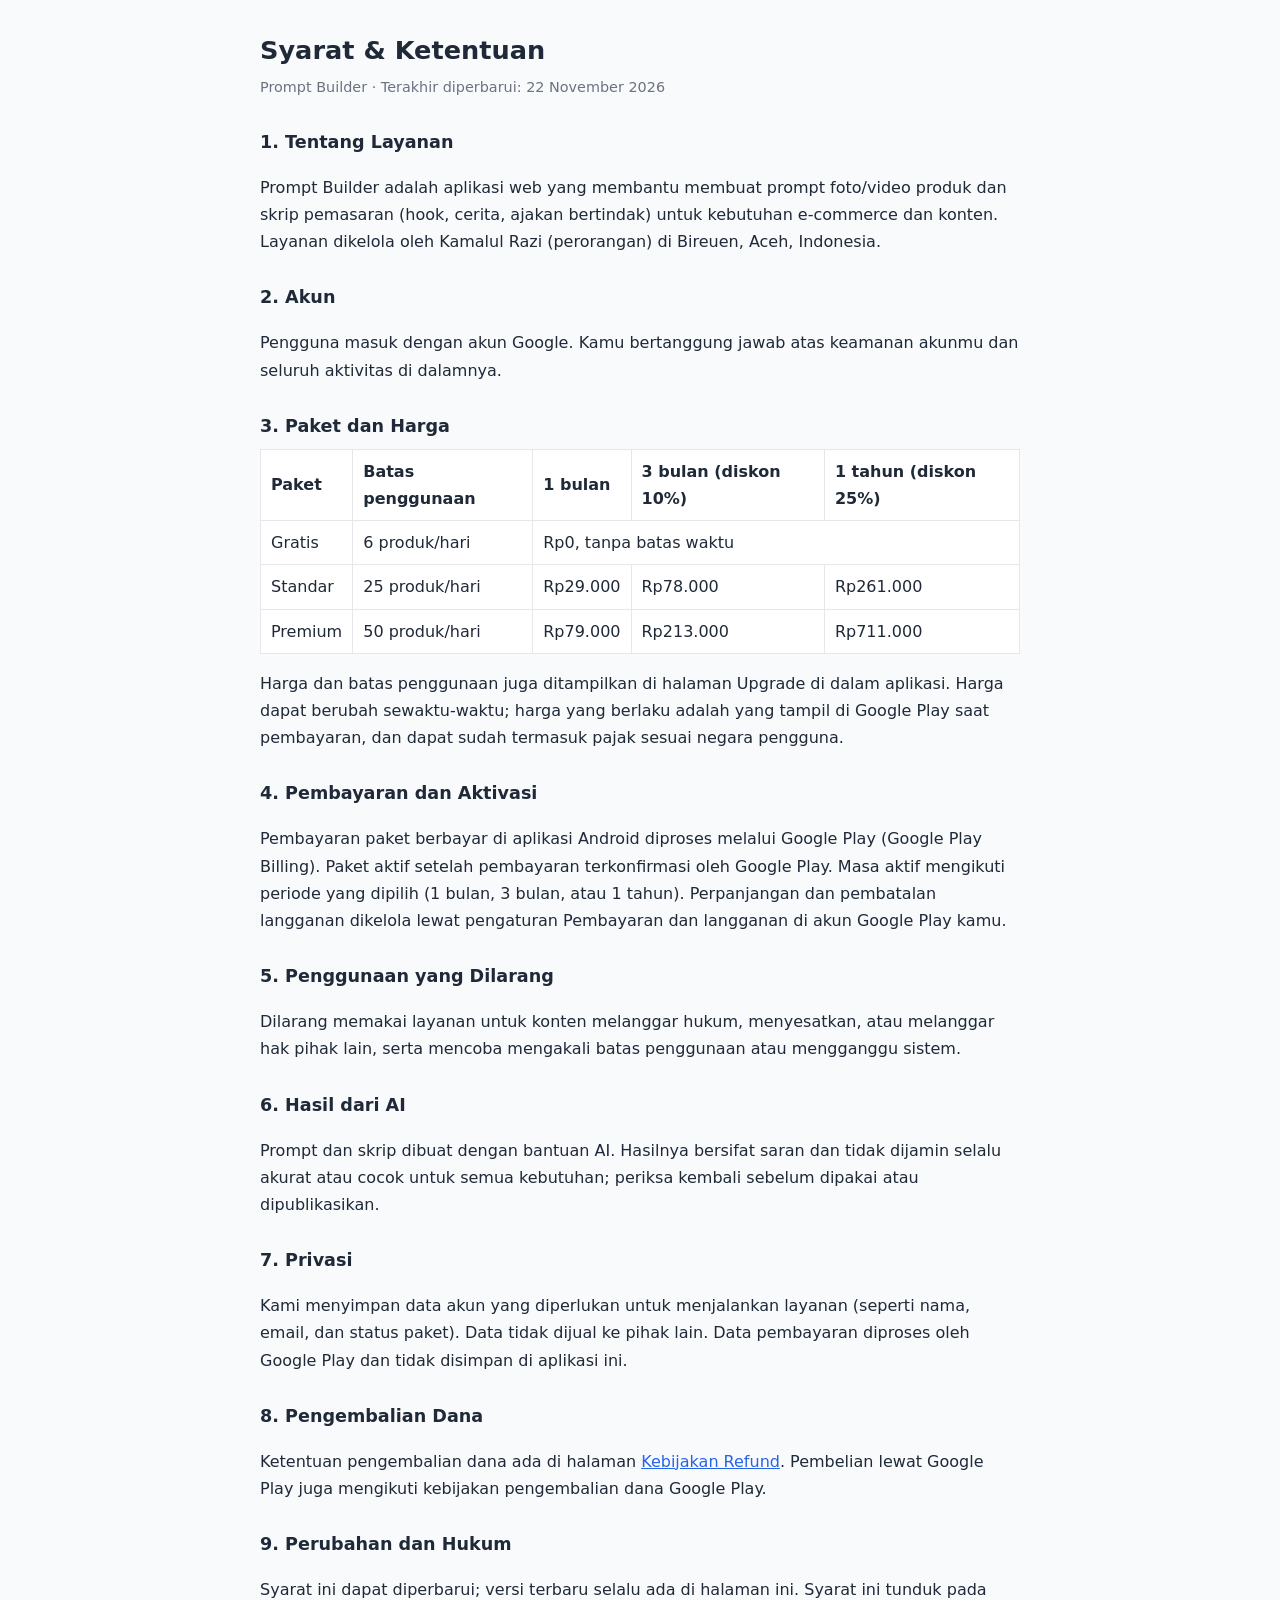
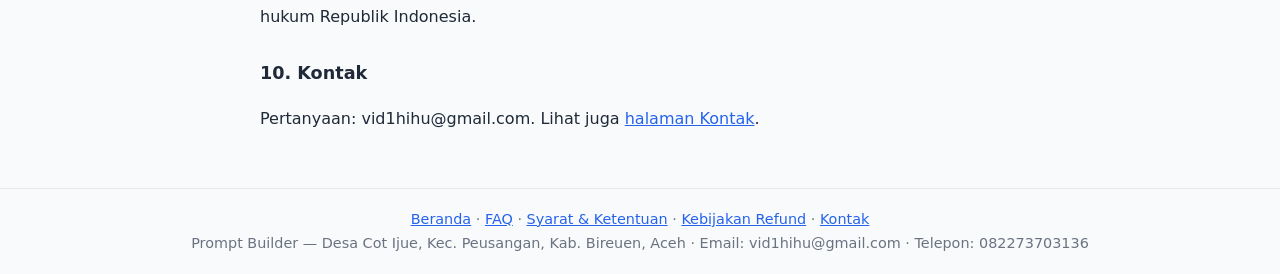
<file: syarat-ketentuan.html>
<!DOCTYPE html>
<html lang="id"><head><meta charset="utf-8">
<meta name="viewport" content="width=device-width, initial-scale=1">
<title>Syarat &amp; Ketentuan — Prompt Builder</title>
<style>
body{font-family:system-ui,-apple-system,Segoe UI,Roboto,sans-serif;line-height:1.7;color:#1f2937;background:#f8fafc;margin:0}
main{max-width:760px;margin:0 auto;padding:24px 18px 40px}
h1{font-size:1.6rem;margin:.2em 0 .1em} h2{font-size:1.1rem;margin:1.6em 0 .4em}
.muted{color:#6b7280;font-size:.9rem} a{color:#2563eb}
details{background:#fff;border:1px solid #e5e7eb;border-radius:10px;padding:12px 14px;margin:10px 0}
summary{font-weight:600;cursor:pointer}
table{border-collapse:collapse;width:100%;background:#fff} td,th{border:1px solid #e5e7eb;padding:8px 10px;text-align:left}
footer{border-top:1px solid #e5e7eb;padding:18px;text-align:center;font-size:.9rem;color:#6b7280}
</style></head><body><main>
<h1>Syarat &amp; Ketentuan</h1><div class="muted">Prompt Builder · Terakhir diperbarui: 22 November 2026</div>

<h2>1. Tentang Layanan</h2>
<p>Prompt Builder adalah aplikasi web yang membantu membuat prompt foto/video produk dan skrip pemasaran (hook, cerita, ajakan bertindak) untuk kebutuhan e-commerce dan konten. Layanan dikelola oleh Kamalul Razi (perorangan) di Bireuen, Aceh, Indonesia.</p>
<h2>2. Akun</h2>
<p>Pengguna masuk dengan akun Google. Kamu bertanggung jawab atas keamanan akunmu dan seluruh aktivitas di dalamnya.</p>
<h2>3. Paket dan Harga</h2>
<table><tr><th>Paket</th><th>Batas penggunaan</th><th>1 bulan</th><th>3 bulan (diskon 10%)</th><th>1 tahun (diskon 25%)</th></tr>
<tr><td>Gratis</td><td>6 produk/hari</td><td colspan="3">Rp0, tanpa batas waktu</td></tr>
<tr><td>Standar</td><td>25 produk/hari</td><td>Rp29.000</td><td>Rp78.000</td><td>Rp261.000</td></tr>
<tr><td>Premium</td><td>50 produk/hari</td><td>Rp79.000</td><td>Rp213.000</td><td>Rp711.000</td></tr></table>
<p>Harga dan batas penggunaan juga ditampilkan di halaman Upgrade di dalam aplikasi. Harga dapat berubah sewaktu-waktu; harga yang berlaku adalah yang tampil di Google Play saat pembayaran, dan dapat sudah termasuk pajak sesuai negara pengguna.</p>
<h2>4. Pembayaran dan Aktivasi</h2>
<p>Pembayaran paket berbayar di aplikasi Android diproses melalui Google Play (Google Play Billing). Paket aktif setelah pembayaran terkonfirmasi oleh Google Play. Masa aktif mengikuti periode yang dipilih (1 bulan, 3 bulan, atau 1 tahun). Perpanjangan dan pembatalan langganan dikelola lewat pengaturan Pembayaran dan langganan di akun Google Play kamu.</p>
<h2>5. Penggunaan yang Dilarang</h2>
<p>Dilarang memakai layanan untuk konten melanggar hukum, menyesatkan, atau melanggar hak pihak lain, serta mencoba mengakali batas penggunaan atau mengganggu sistem.</p>
<h2>6. Hasil dari AI</h2>
<p>Prompt dan skrip dibuat dengan bantuan AI. Hasilnya bersifat saran dan tidak dijamin selalu akurat atau cocok untuk semua kebutuhan; periksa kembali sebelum dipakai atau dipublikasikan.</p>
<h2>7. Privasi</h2>
<p>Kami menyimpan data akun yang diperlukan untuk menjalankan layanan (seperti nama, email, dan status paket). Data tidak dijual ke pihak lain. Data pembayaran diproses oleh Google Play dan tidak disimpan di aplikasi ini.</p>
<h2>8. Pengembalian Dana</h2>
<p>Ketentuan pengembalian dana ada di halaman <a href="refund-policy.html">Kebijakan Refund</a>. Pembelian lewat Google Play juga mengikuti kebijakan pengembalian dana Google Play.</p>
<h2>9. Perubahan dan Hukum</h2>
<p>Syarat ini dapat diperbarui; versi terbaru selalu ada di halaman ini. Syarat ini tunduk pada hukum Republik Indonesia.</p>
<h2>10. Kontak</h2>
<p>Pertanyaan: vid1hihu@gmail.com. Lihat juga <a href="kontak.html">halaman Kontak</a>.</p>

</main>
<footer><a href="https://kamalulrazi.github.io/aplikasi-prompt-builder/">Beranda</a> · <a href="faq.html">FAQ</a> · <a href="syarat-ketentuan.html">Syarat &amp; Ketentuan</a> · <a href="refund-policy.html">Kebijakan Refund</a> · <a href="kontak.html">Kontak</a><br>Prompt Builder — Desa Cot Ijue, Kec. Peusangan, Kab. Bireuen, Aceh · Email: vid1hihu@gmail.com · Telepon: 082273703136</footer>
</body></html>
</file>
